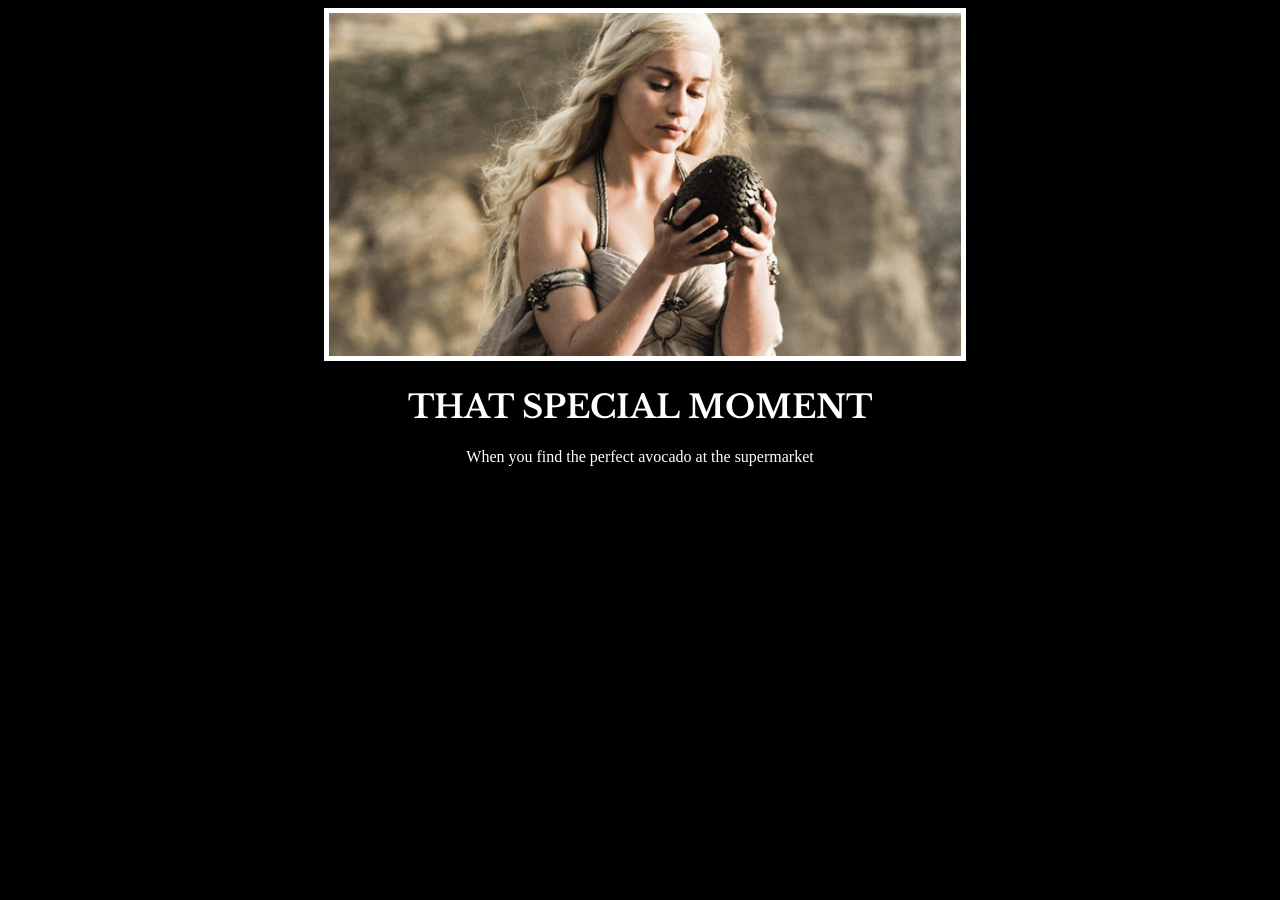
<file: Day_15-44_Intermediate/Day_44_Meme_Project/index.html>
<!--
Style it how ever you like. 
Look at the goal image for inspiration.
But it must have the following features:
1. The main h1 text should be using the Regular Libre Baskerville Font from Google Fonts:
  https://fonts.google.com/specimen/Libre+Baskerville
2. The text should be white and background black.
3. Add your own image into the images folder inside assets. It should have a 5px white border.
4. The text should be center aligned.
5. Create a div to contain the h1, p and img elements. Adjust the margins so that the image and text are centered on the page. 
  Hint: You horizontally center a div by giving it a width of 50% and a margin-left of 25%.
  Hint: Set the image to have a width of 100% so it fills the div. 
6. Read about the text-transform property on MDN docs to make the h1 uppercase with CSS.
  https://developer.mozilla.org/en-US/docs/Web/CSS/text-transform 
-->

<!DOCTYPE html>
<html lang="en">

<head>
  <meta charset="UTF-8">
  <title>Spanish Vocabulary</title>
  <link rel="stylesheet" href="./style.css" />

  <link rel="preconnect" href="https://fonts.googleapis.com">
  <link rel="preconnect" href="https://fonts.gstatic.com" crossorigin>
  <link href="https://fonts.googleapis.com/css2?family=Libre+Baskerville:ital,wght@0,400..700;1,400..700&display=swap" rel="stylesheet">
</head>


<body>
  <div>
    <img src="./assets/images/daenerys.jpeg" alt="red" />
    <h1>That Special moment</h1>
    <p>When you find the perfect avocado at the supermarket</p>
  </div>
</body>
</file>
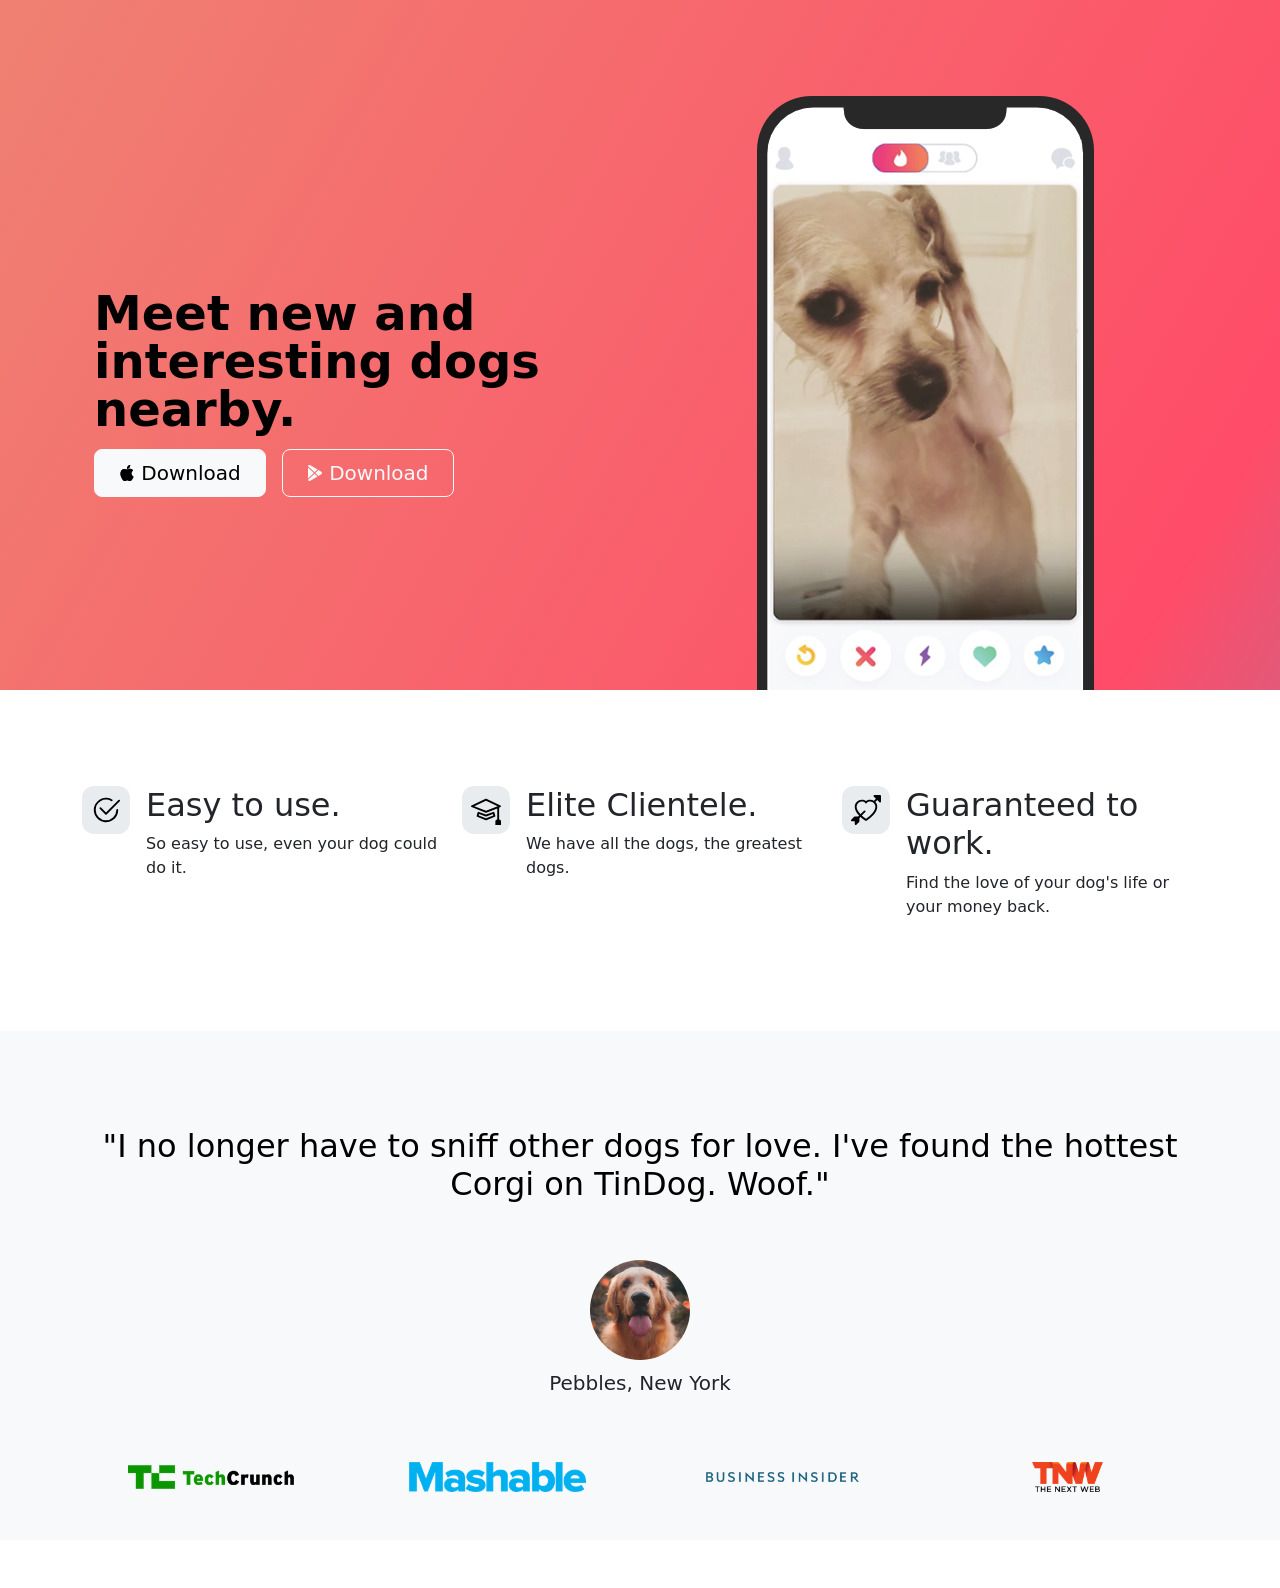
<file: Day_45-59_Intermediate+/Day_58_Bootstrap/11.3 TinDog Project/index.html>
<!DOCTYPE html>
<html lang="en">

<head>
  <meta charset="UTF-8">
  <meta name="viewport" content="width=device-width, initial-scale=1.0">
  <title>TinDog</title>
      <link href="https://cdn.jsdelivr.net/npm/bootstrap@5.3.0-alpha3/dist/css/bootstrap.min.css" rel="stylesheet"
    integrity="sha384-KK94CHFLLe+nY2dmCWGMq91rCGa5gtU4mk92HdvYe+M/SXH301p5ILy+dN9+nJOZ" crossorigin="anonymous">
  <link rel="stylesheet" href="./css/solution.css">
</head>

<body>

  <!-- Title -->
    <section id="title" class="gradient-background">
        <div class="container col-xxl-8 px-4 pt-5" bis_skin_checked="1">
          <div class="row flex-lg-row-reverse align-items-center g-5 pt-5" bis_skin_checked="1">
            <div class="col-10 col-sm-8 col-lg-6" bis_skin_checked="1">
              <img src="./images/iphone.png" class="d-block mx-lg-auto img-fluid" alt="Bootstrap Themes" height="200" loading="lazy">
            </div>
            <div class="col-lg-6" bis_skin_checked="1">
              <h1 class="display-5 fw-bold text-body-emphasis lh-1 mb-3">Meet new and interesting dogs nearby.</h1>

              <div class="d-grid gap-2 d-md-flex justify-content-md-start" bis_skin_checked="1">
                <button type="button" class="btn btn-light btn-lg px-4 me-md-2"><svg xmlns="http://www.w3.org/2000/svg" width="16" height="16" fill="currentColor" class="bi bi-apple mb-1" viewBox="0 0 16 16">
                    <path d="M11.182.008C11.148-.03 9.923.023 8.857 1.18c-1.066 1.156-.902 2.482-.878 2.516.024.034 1.52.087 2.475-1.258.955-1.345.762-2.391.728-2.43Zm3.314 11.733c-.048-.096-2.325-1.234-2.113-3.422.212-2.189 1.675-2.789 1.698-2.854.023-.065-.597-.79-1.254-1.157a3.692 3.692 0 0 0-1.563-.434c-.108-.003-.483-.095-1.254.116-.508.139-1.653.589-1.968.607-.316.018-1.256-.522-2.267-.665-.647-.125-1.333.131-1.824.328-.49.196-1.422.754-2.074 2.237-.652 1.482-.311 3.83-.067 4.56.244.729.625 1.924 1.273 2.796.576.984 1.34 1.667 1.659 1.899.319.232 1.219.386 1.843.067.502-.308 1.408-.485 1.766-.472.357.013 1.061.154 1.782.539.571.197 1.111.115 1.652-.105.541-.221 1.324-1.059 2.238-2.758.347-.79.505-1.217.473-1.282Z"></path>
                    <path d="M11.182.008C11.148-.03 9.923.023 8.857 1.18c-1.066 1.156-.902 2.482-.878 2.516.024.034 1.52.087 2.475-1.258.955-1.345.762-2.391.728-2.43Zm3.314 11.733c-.048-.096-2.325-1.234-2.113-3.422.212-2.189 1.675-2.789 1.698-2.854.023-.065-.597-.79-1.254-1.157a3.692 3.692 0 0 0-1.563-.434c-.108-.003-.483-.095-1.254.116-.508.139-1.653.589-1.968.607-.316.018-1.256-.522-2.267-.665-.647-.125-1.333.131-1.824.328-.49.196-1.422.754-2.074 2.237-.652 1.482-.311 3.83-.067 4.56.244.729.625 1.924 1.273 2.796.576.984 1.34 1.667 1.659 1.899.319.232 1.219.386 1.843.067.502-.308 1.408-.485 1.766-.472.357.013 1.061.154 1.782.539.571.197 1.111.115 1.652-.105.541-.221 1.324-1.059 2.238-2.758.347-.79.505-1.217.473-1.282Z"></path>
                  </svg> Download</button>
                <button type="button" class="btn btn-outline-light btn-lg px-4"><svg xmlns="http://www.w3.org/2000/svg" width="16" height="16" fill="currentColor" class="bi bi-google-play mb-1" viewBox="0 0 16 16">
                    <path d="M14.222 9.374c1.037-.61 1.037-2.137 0-2.748L11.528 5.04 8.32 8l3.207 2.96 2.694-1.586Zm-3.595 2.116L7.583 8.68 1.03 14.73c.201 1.029 1.36 1.61 2.303 1.055l7.294-4.295ZM1 13.396V2.603L6.846 8 1 13.396ZM1.03 1.27l6.553 6.05 3.044-2.81L3.333.215C2.39-.341 1.231.24 1.03 1.27Z"></path>
                  </svg> Download</button>
              </div>
            </div>
          </div>
        </div>
      </section>

  <!-- Features -->
  <section id="features">
    <div class="container mt-5" bis_skin_checked="1">
      <div class="row g-4 py-5 row-cols-1 row-cols-lg-3" bis_skin_checked="1">
        <div class="col d-flex align-items-start" bis_skin_checked="1">
          <div class="icon-square text-body-emphasis bg-body-secondary d-inline-flex align-items-center justify-content-center fs-4 flex-shrink-0 me-3" bis_skin_checked="1">
            <svg xmlns="http://www.w3.org/2000/svg" height="30" fill="currentColor" class="bi bi-check2-circle" viewBox="0 0 16 16">
              <path d="M2.5 8a5.5 5.5 0 0 1 8.25-4.764.5.5 0 0 0 .5-.866A6.5 6.5 0 1 0 14.5 8a.5.5 0 0 0-1 0 5.5 5.5 0 1 1-11 0z"></path>
              <path d="M15.354 3.354a.5.5 0 0 0-.708-.708L8 9.293 5.354 6.646a.5.5 0 1 0-.708.708l3 3a.5.5 0 0 0 .708 0l7-7z"></path>
            </svg>
          </div>
          <div bis_skin_checked="1">
            <h3 class="fs-2">Easy to use.</h3>
            <p>So easy to use, even your dog could do it.</p>

          </div>
        </div>
        <div class="col d-flex align-items-start" bis_skin_checked="1">
          <div class="icon-square text-body-emphasis bg-body-secondary d-inline-flex align-items-center justify-content-center fs-4 flex-shrink-0 me-3" bis_skin_checked="1">
            <svg xmlns="http://www.w3.org/2000/svg" height="30" fill="currentColor" class="bi bi-mortarboard" viewBox="0 0 16 16">
              <path d="M8.211 2.047a.5.5 0 0 0-.422 0l-7.5 3.5a.5.5 0 0 0 .025.917l7.5 3a.5.5 0 0 0 .372 0L14 7.14V13a1 1 0 0 0-1 1v2h3v-2a1 1 0 0 0-1-1V6.739l.686-.275a.5.5 0 0 0 .025-.917l-7.5-3.5ZM8 8.46 1.758 5.965 8 3.052l6.242 2.913L8 8.46Z"></path>
              <path d="M4.176 9.032a.5.5 0 0 0-.656.327l-.5 1.7a.5.5 0 0 0 .294.605l4.5 1.8a.5.5 0 0 0 .372 0l4.5-1.8a.5.5 0 0 0 .294-.605l-.5-1.7a.5.5 0 0 0-.656-.327L8 10.466 4.176 9.032Zm-.068 1.873.22-.748 3.496 1.311a.5.5 0 0 0 .352 0l3.496-1.311.22.748L8 12.46l-3.892-1.556Z"></path>
            </svg>
          </div>
          <div bis_skin_checked="1">
            <h3 class="fs-2">Elite Clientele.</h3>
            <p>We have all the dogs, the greatest dogs.</p>

          </div>
        </div>
        <div class="col d-flex align-items-start" bis_skin_checked="1">
          <div class="icon-square text-body-emphasis bg-body-secondary d-inline-flex align-items-center justify-content-center fs-4 flex-shrink-0 me-3" bis_skin_checked="1">
            <svg xmlns="http://www.w3.org/2000/svg" height="30" fill="currentColor" class="bi bi-arrow-through-heart" viewBox="0 0 16 16">
              <path fill-rule="evenodd" d="M2.854 15.854A.5.5 0 0 1 2 15.5V14H.5a.5.5 0 0 1-.354-.854l1.5-1.5A.5.5 0 0 1 2 11.5h1.793l.53-.53c-.771-.802-1.328-1.58-1.704-2.32-.798-1.575-.775-2.996-.213-4.092C3.426 2.565 6.18 1.809 8 3.233c1.25-.98 2.944-.928 4.212-.152L13.292 2 12.147.854A.5.5 0 0 1 12.5 0h3a.5.5 0 0 1 .5.5v3a.5.5 0 0 1-.854.354L14 2.707l-1.006 1.006c.236.248.44.531.6.845.562 1.096.585 2.517-.213 4.092-.793 1.563-2.395 3.288-5.105 5.08L8 13.912l-.276-.182a21.86 21.86 0 0 1-2.685-2.062l-.539.54V14a.5.5 0 0 1-.146.354l-1.5 1.5Zm2.893-4.894A20.419 20.419 0 0 0 8 12.71c2.456-1.666 3.827-3.207 4.489-4.512.679-1.34.607-2.42.215-3.185-.817-1.595-3.087-2.054-4.346-.761L8 4.62l-.358-.368c-1.259-1.293-3.53-.834-4.346.761-.392.766-.464 1.845.215 3.185.323.636.815 1.33 1.519 2.065l1.866-1.867a.5.5 0 1 1 .708.708L5.747 10.96Z"></path>
            </svg>
          </div>
          <div bis_skin_checked="1">
            <h3 class="fs-2">Guaranteed to work.</h3>
            <p>Find the love of your dog's life or your money back.</p>

          </div>
        </div>
      </div>
    </div>
  </section>

  <!-- Testimonial -->
  <section id="testimonial">
    <div class="my-5" bis_skin_checked="1">
      <div class="p-5 text-center bg-body-tertiary" bis_skin_checked="1">
        <div class="container py-5" bis_skin_checked="1">
          <h2 class="text-body-emphasis">"I no longer have to sniff other dogs for love. I've found the hottest Corgi on
            TinDog. Woof."</h2>
          <img class="profile-img mt-5" src="./images/dog-img.jpg" alt="dog image">
          <p class="col-lg-8 mx-auto lead mt-2">
            Pebbles, New York
          </p>
        </div>

        <div class="container" bis_skin_checked="1">
          <div class="row" bis_skin_checked="1">
            <div class="col-lg-3 col-sm-12" bis_skin_checked="1">
              <img src="./images/techcrunch.png" alt="techcrunch" height="30">
            </div>
            <div class="col-lg-3 col-sm-12" bis_skin_checked="1">
              <img src="./images/mashable.png" alt="mashable" height="30">
            </div>
            <div class="col-lg-3 col-sm-12" bis_skin_checked="1">
              <img src="./images/bizinsider.png" alt="bizinsider" height="30">
            </div>
            <div class="col-lg-3 col-sm-12" bis_skin_checked="1">
              <img src="./images/tnw.png" alt="tnw" height="30">
            </div>
          </div>
        </div>
      </div>
    </div>
  </section>

  <!-- Pricing -->
  <section id="pricing">

  </section>
  <!-- Footer -->
  <section id="footer">

  </section>
</body>

</html>
</file>
<file: Day_15-44_Intermediate/Day_44_Meme_Project/style.css>
body {background-color: black;}

h1{
    font-family: "Libre Baskerville", serif;
     color:white;
     
     text-align: center;
     text-transform: uppercase;
    }

p{
    text-align: center;
    color:white;

}

img {
    border: 5px solid white;
    width: 100%;
}

div{
    margin-left: 25%;
    width: 50%;
}
</file>
<file: Day_45-59_Intermediate+/Day_58_Bootstrap/11.3 TinDog Project/css/solution.css>
.gradient-background {
  background: linear-gradient(300deg, #00bfff, #ff4c68, #ef8172);
  background-size: 180% 180%;
  animation: gradient-animation 18s ease infinite;
}

@keyframes gradient-animation {
  0% {
    background-position: 0% 50%;
  }
  50% {
    background-position: 100% 50%;
  }
  100% {
    background-position: 0% 50%;
  }
}

.icon-square {
  width: 3rem;
  height: 3rem;
  border-radius: 0.75rem;
}

.profile-img {
  border-radius: 50%;
  height: 100px;
}
</file>
